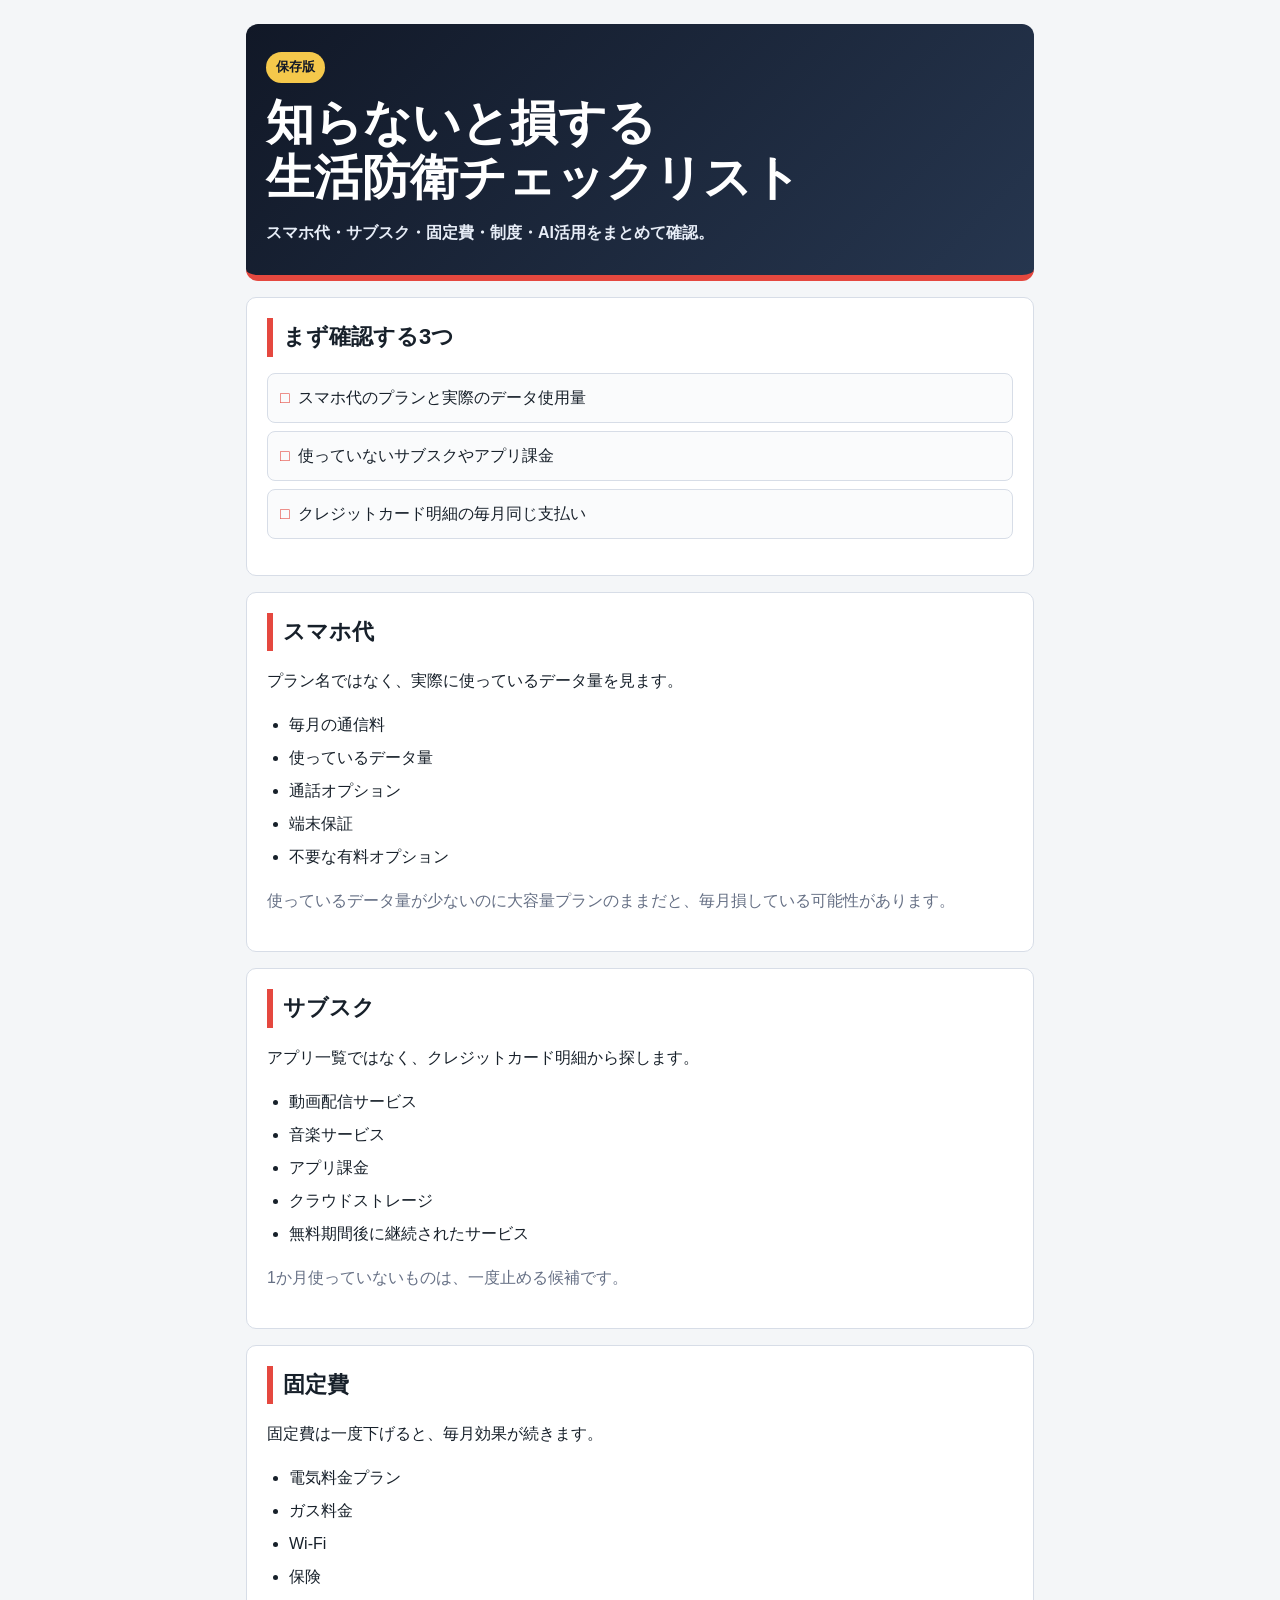
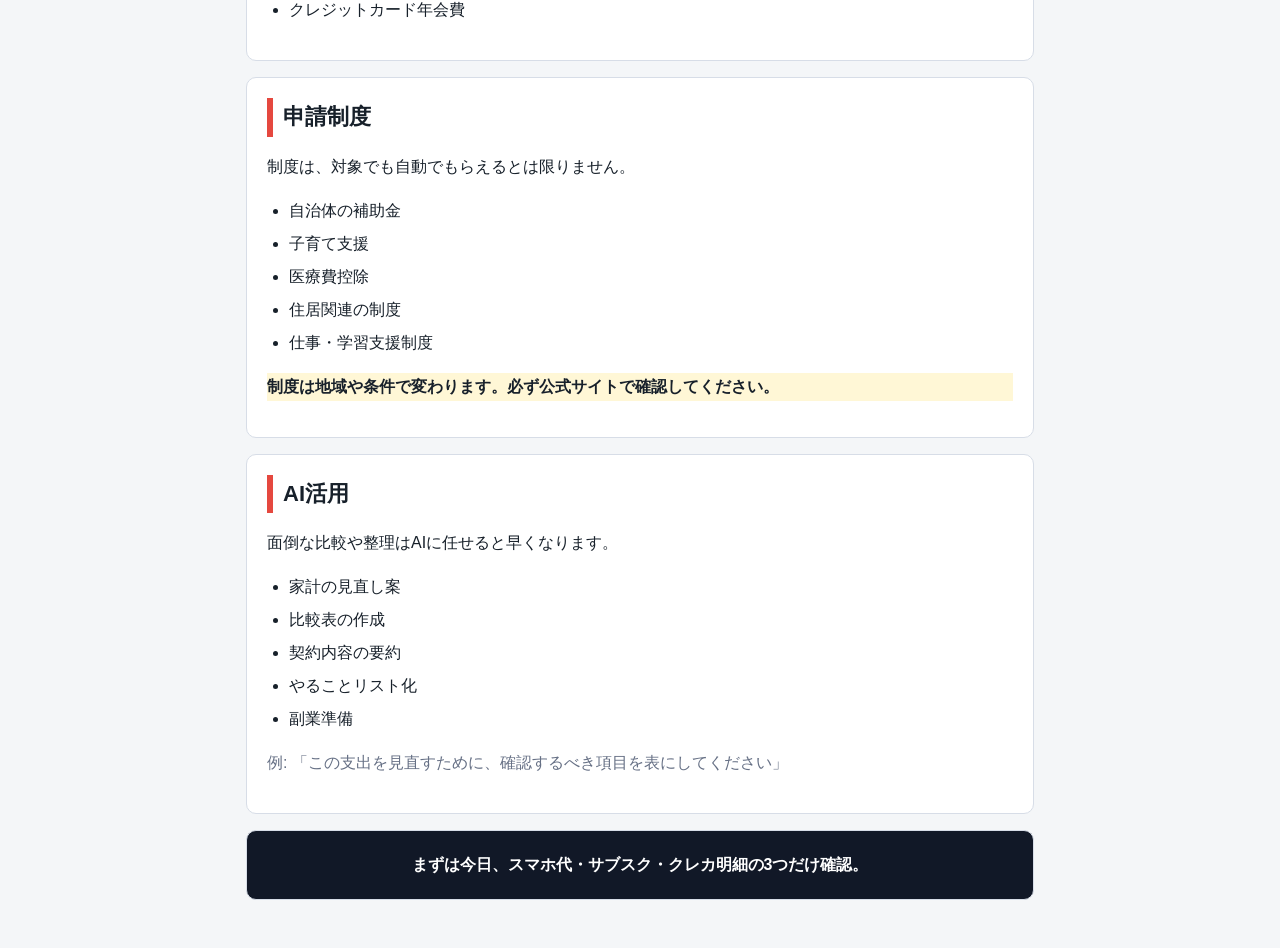
<file: tiktok/lead_magnet/life_defense_checklist.html>
<!doctype html>
<html lang="ja">
<head>
  <meta charset="utf-8">
  <meta name="viewport" content="width=device-width, initial-scale=1">
  <title>知らないと損する生活防衛チェックリスト</title>
  <style>
    :root {
      color-scheme: light;
      --ink: #17202a;
      --muted: #667085;
      --line: #d7dde7;
      --accent: #e5483f;
      --accent2: #f5c84b;
      --bg: #f4f6f8;
      --panel: #ffffff;
    }
    * { box-sizing: border-box; }
    body {
      margin: 0;
      font-family: -apple-system, BlinkMacSystemFont, "Hiragino Sans", "Yu Gothic", sans-serif;
      background: var(--bg);
      color: var(--ink);
      line-height: 1.75;
    }
    main {
      width: min(820px, 100%);
      margin: 0 auto;
      padding: 24px 16px 48px;
    }
    .hero {
      background: linear-gradient(135deg, #111827, #26364f);
      color: #fff;
      padding: 28px 20px;
      border-radius: 12px;
      border-bottom: 6px solid var(--accent);
    }
    .eyebrow {
      display: inline-block;
      background: var(--accent2);
      color: #111827;
      font-weight: 800;
      padding: 4px 10px;
      border-radius: 999px;
      font-size: 13px;
      margin-bottom: 12px;
    }
    h1 {
      margin: 0;
      font-size: clamp(28px, 7vw, 48px);
      line-height: 1.15;
      letter-spacing: 0;
    }
    .lead {
      margin: 14px 0 0;
      color: #e7edf7;
      font-weight: 600;
    }
    section {
      background: var(--panel);
      margin-top: 16px;
      padding: 20px;
      border-radius: 10px;
      border: 1px solid var(--line);
    }
    h2 {
      margin: 0 0 8px;
      font-size: 22px;
      border-left: 6px solid var(--accent);
      padding-left: 10px;
    }
    ul { padding-left: 22px; }
    li { margin: 5px 0; }
    .check {
      list-style: none;
      padding-left: 0;
    }
    .check li {
      padding: 10px 12px;
      margin: 8px 0;
      border: 1px solid var(--line);
      border-radius: 8px;
      background: #fafbfc;
    }
    .check li::before {
      content: "□";
      font-weight: 900;
      margin-right: 8px;
      color: var(--accent);
    }
    .note {
      background: #fff7d6;
      border-color: #f2d36b;
      font-weight: 700;
    }
    .muted { color: var(--muted); }
    .cta {
      background: #111827;
      color: #fff;
      text-align: center;
      font-weight: 800;
    }
    @media print {
      body { background: #fff; }
      main { padding: 0; }
      section, .hero { break-inside: avoid; }
    }
  </style>
</head>
<body>
  <main>
    <div class="hero">
      <div class="eyebrow">保存版</div>
      <h1>知らないと損する<br>生活防衛チェックリスト</h1>
      <p class="lead">スマホ代・サブスク・固定費・制度・AI活用をまとめて確認。</p>
    </div>

    <section id="smartphone">
      <h2>まず確認する3つ</h2>
      <ul class="check">
        <li>スマホ代のプランと実際のデータ使用量</li>
        <li>使っていないサブスクやアプリ課金</li>
        <li>クレジットカード明細の毎月同じ支払い</li>
      </ul>
    </section>

    <section id="subscription">
      <h2>スマホ代</h2>
      <p>プラン名ではなく、実際に使っているデータ量を見ます。</p>
      <ul>
        <li>毎月の通信料</li>
        <li>使っているデータ量</li>
        <li>通話オプション</li>
        <li>端末保証</li>
        <li>不要な有料オプション</li>
      </ul>
      <p class="muted">使っているデータ量が少ないのに大容量プランのままだと、毎月損している可能性があります。</p>
    </section>

    <section id="fixed-cost">
      <h2>サブスク</h2>
      <p>アプリ一覧ではなく、クレジットカード明細から探します。</p>
      <ul>
        <li>動画配信サービス</li>
        <li>音楽サービス</li>
        <li>アプリ課金</li>
        <li>クラウドストレージ</li>
        <li>無料期間後に継続されたサービス</li>
      </ul>
      <p class="muted">1か月使っていないものは、一度止める候補です。</p>
    </section>

    <section id="system">
      <h2>固定費</h2>
      <p>固定費は一度下げると、毎月効果が続きます。</p>
      <ul>
        <li>電気料金プラン</li>
        <li>ガス料金</li>
        <li>Wi-Fi</li>
        <li>保険</li>
        <li>クレジットカード年会費</li>
      </ul>
    </section>

    <section>
      <h2>申請制度</h2>
      <p>制度は、対象でも自動でもらえるとは限りません。</p>
      <ul>
        <li>自治体の補助金</li>
        <li>子育て支援</li>
        <li>医療費控除</li>
        <li>住居関連の制度</li>
        <li>仕事・学習支援制度</li>
      </ul>
      <p class="note">制度は地域や条件で変わります。必ず公式サイトで確認してください。</p>
    </section>

    <section>
      <h2>AI活用</h2>
      <p>面倒な比較や整理はAIに任せると早くなります。</p>
      <ul>
        <li>家計の見直し案</li>
        <li>比較表の作成</li>
        <li>契約内容の要約</li>
        <li>やることリスト化</li>
        <li>副業準備</li>
      </ul>
      <p class="muted">例: 「この支出を見直すために、確認するべき項目を表にしてください」</p>
    </section>

    <section class="cta">
      まずは今日、スマホ代・サブスク・クレカ明細の3つだけ確認。
    </section>
  </main>
</body>
</html>
</file>
